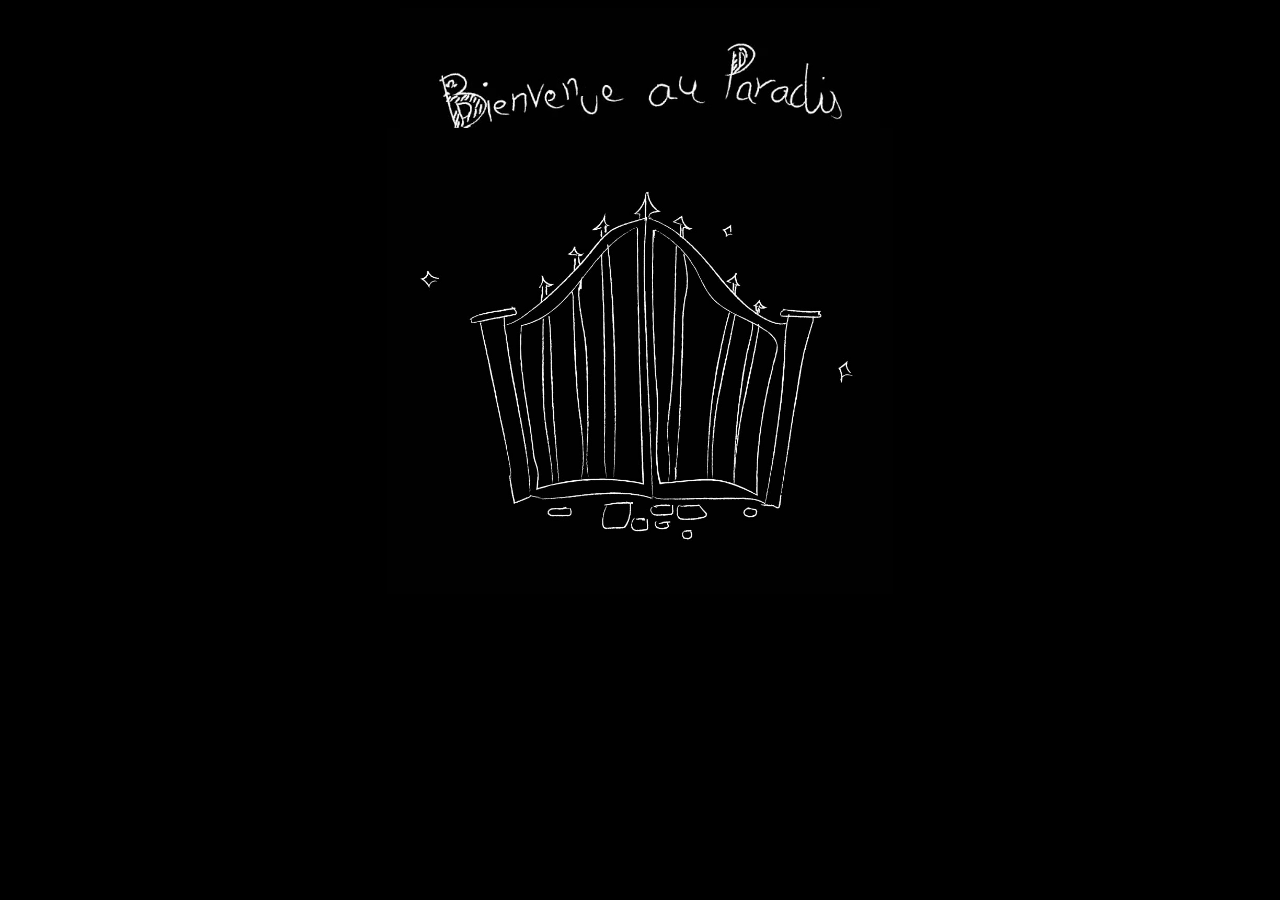
<file: index.html>
<!DOCTYPE html>
<html lang="en">
<head>
    <meta charset="UTF-8">
    <meta http-equiv="X-UA-Compatible" content="IE=edge">
    <meta name="viewport" content="width=device-width, initial-scale=1.0">
    <title>Document</title>
    <link rel="stylesheet" href="index.css">
</head>
<body>
    <img src="giphy.gif">
    <div class="portail">
        <a href="quatre.html"> <img class="portaila" src="portail.jpg"></a>
    </div>
</body>
</html>
</file>
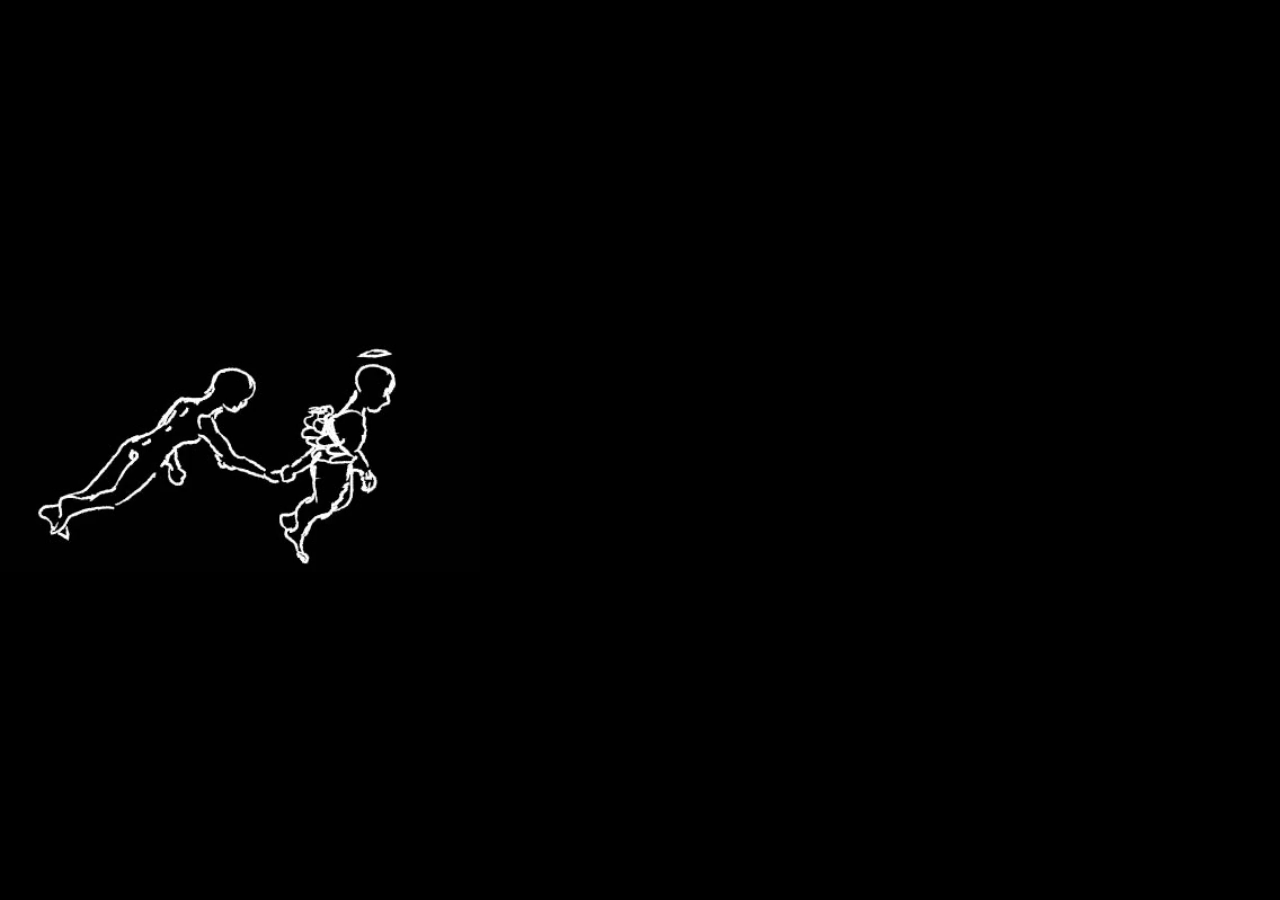
<file: deux.html>
<!DOCTYPE html>
<html lang="en">
<head>
    <meta charset="UTF-8">
    <meta http-equiv="X-UA-Compatible" content="IE=edge">
    <meta name="viewport" content="width=device-width, initial-scale=1.0">
    <script>
        setTimeout(function(){ document.location="trois.html"; }, 3000);
    </script>
    <title>Document</title>
    <link rel="stylesheet" href="index.css">
</head>
<body>
    <div class="ange">
    <img src="ange.gif">
    </div>
</body>
</html>
</file>
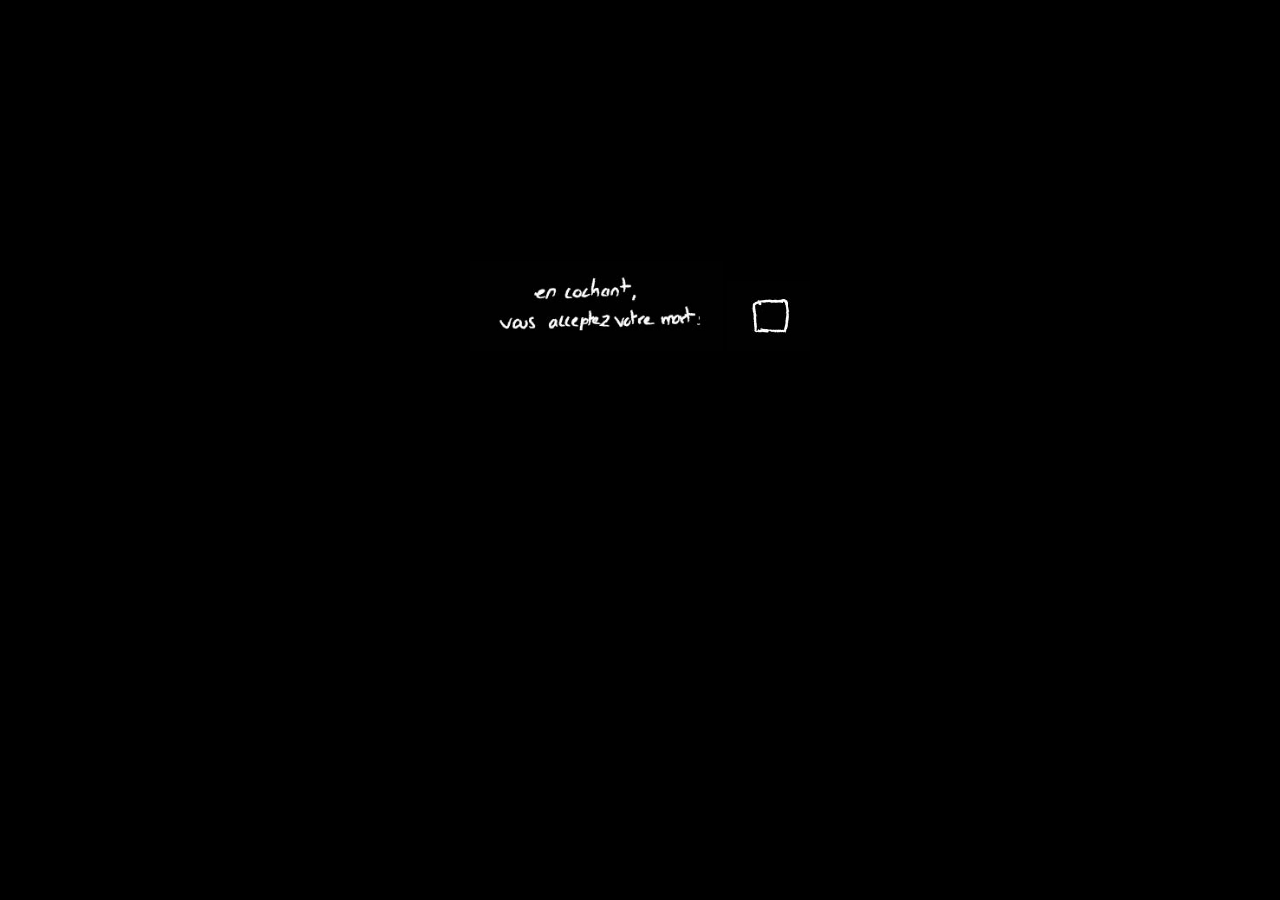
<file: quatre.html>
<!DOCTYPE html>
<html lang="en">
<head>
    <meta charset="UTF-8">
    <meta http-equiv="X-UA-Compatible" content="IE=edge">
    <meta name="viewport" content="width=device-width, initial-scale=1.0">
    <title>Document</title>
    <link rel="stylesheet" href="index.css">
</head>
<body>
    
    <img class="intro" src="intro.jpg" >
    <a href="deux.html"> <img src="coche.jpg"></a>

</body>
</html>
</file>
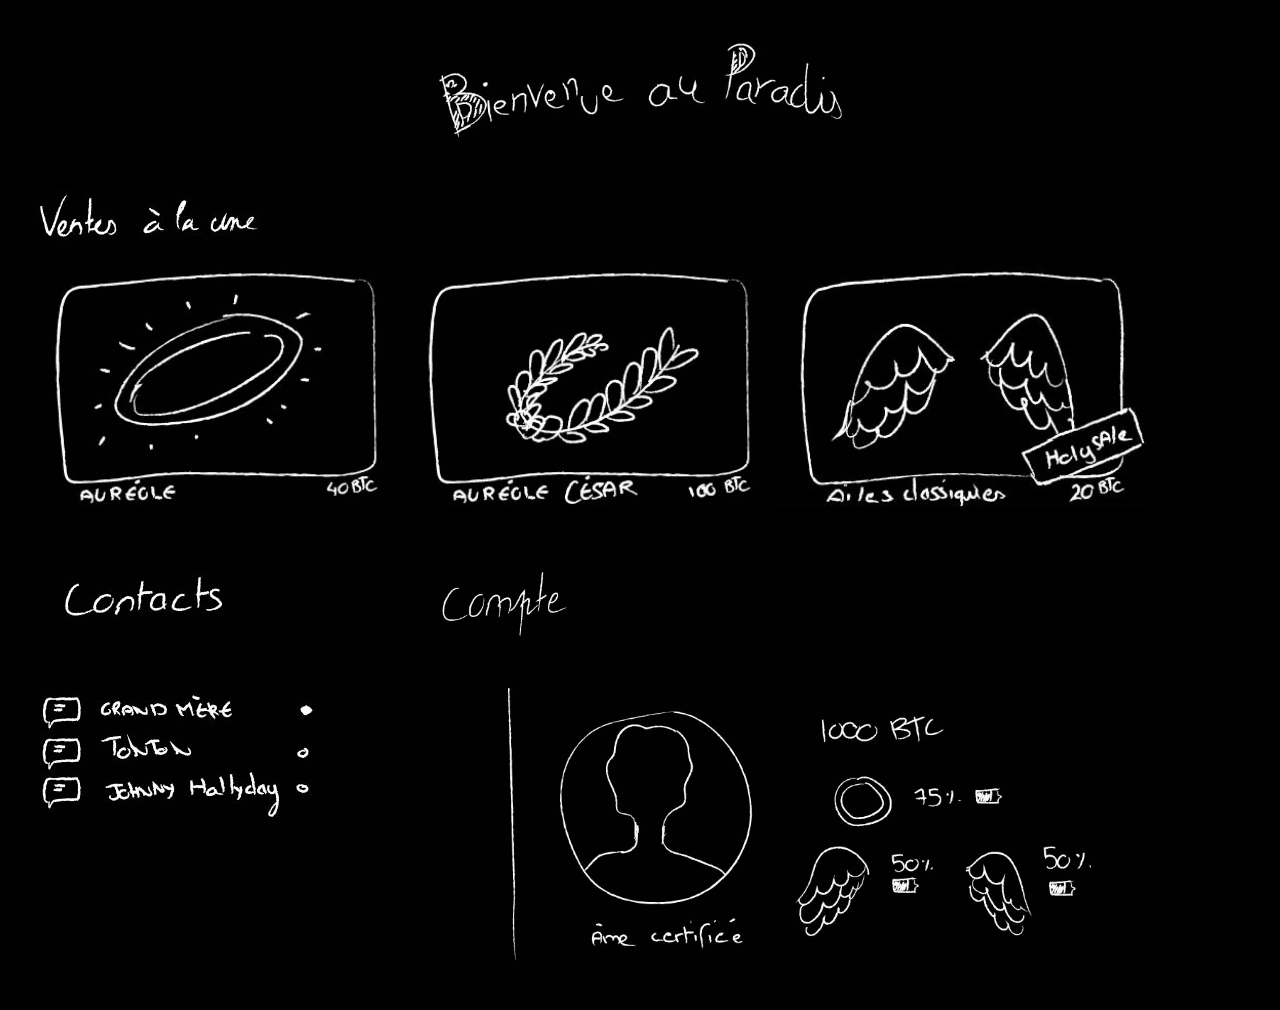
<file: trois.html>
<!DOCTYPE html>
<html lang="en">
<head>
    <meta charset="UTF-8">
    <meta http-equiv="X-UA-Compatible" content="IE=edge">
    <meta name="viewport" content="width=device-width, initial-scale=1.0">
    <title>Document</title>
    <link rel="stylesheet" href="index.css">
</head>
<body> 

    <img src="giphy.gif">
    <img class="achat" src="achat.jpg">
    <div class="achat">
      <img class="aur" src="aureole.jpg" >
      <img class="aur" src="aureole1.jpg" >
      <img class="aur" src="aureole2.jpg" >
    </div>


    <div class="a">
        <img src="c.jpg" >
        <img class="compte" src="compte1.jpg" alt="">
    </div>
    <img class="contacta" src="contact.jpg" >
    <img class="c" src="compte.jpg">
</body>
</html>
</file>
<file: index.css>
body{
    background-color: black;
    text-align: center;
}



.portaila{
    width: 40%;
    margin-top: -60px;
}

.ange{ 
    position: absolute;
    top: 300px;
    left: 0px;
    animation-name: drive;
    animation-duration: 5s;
    animation-fill-mode: both;
    animation-iteration-count: infinite;
}

@keyframes drive{
    from{transform: translateX(0px);}
    to{transform: translateX(1060px);}
}
  
.achat{
    display: flex;
}

.aur{
    width: 30%;
}
.aur:hover{
    width: 31%;
}

.achat{
    text-align: left;
    margin-left: 20px;
}

.intro{
    width: 20%;
  margin-top: 20%;
}

.contact{
    width: 30%;
    text-align: left;
}

.a{
    display: block;
    text-align: left;
   margin-top: 50px;
}

.contacta{
   float: left;
}


.compte{
    width: 13%;
    margin-left: 70px;
}

.c{
    width: 50%;
}
</file>
